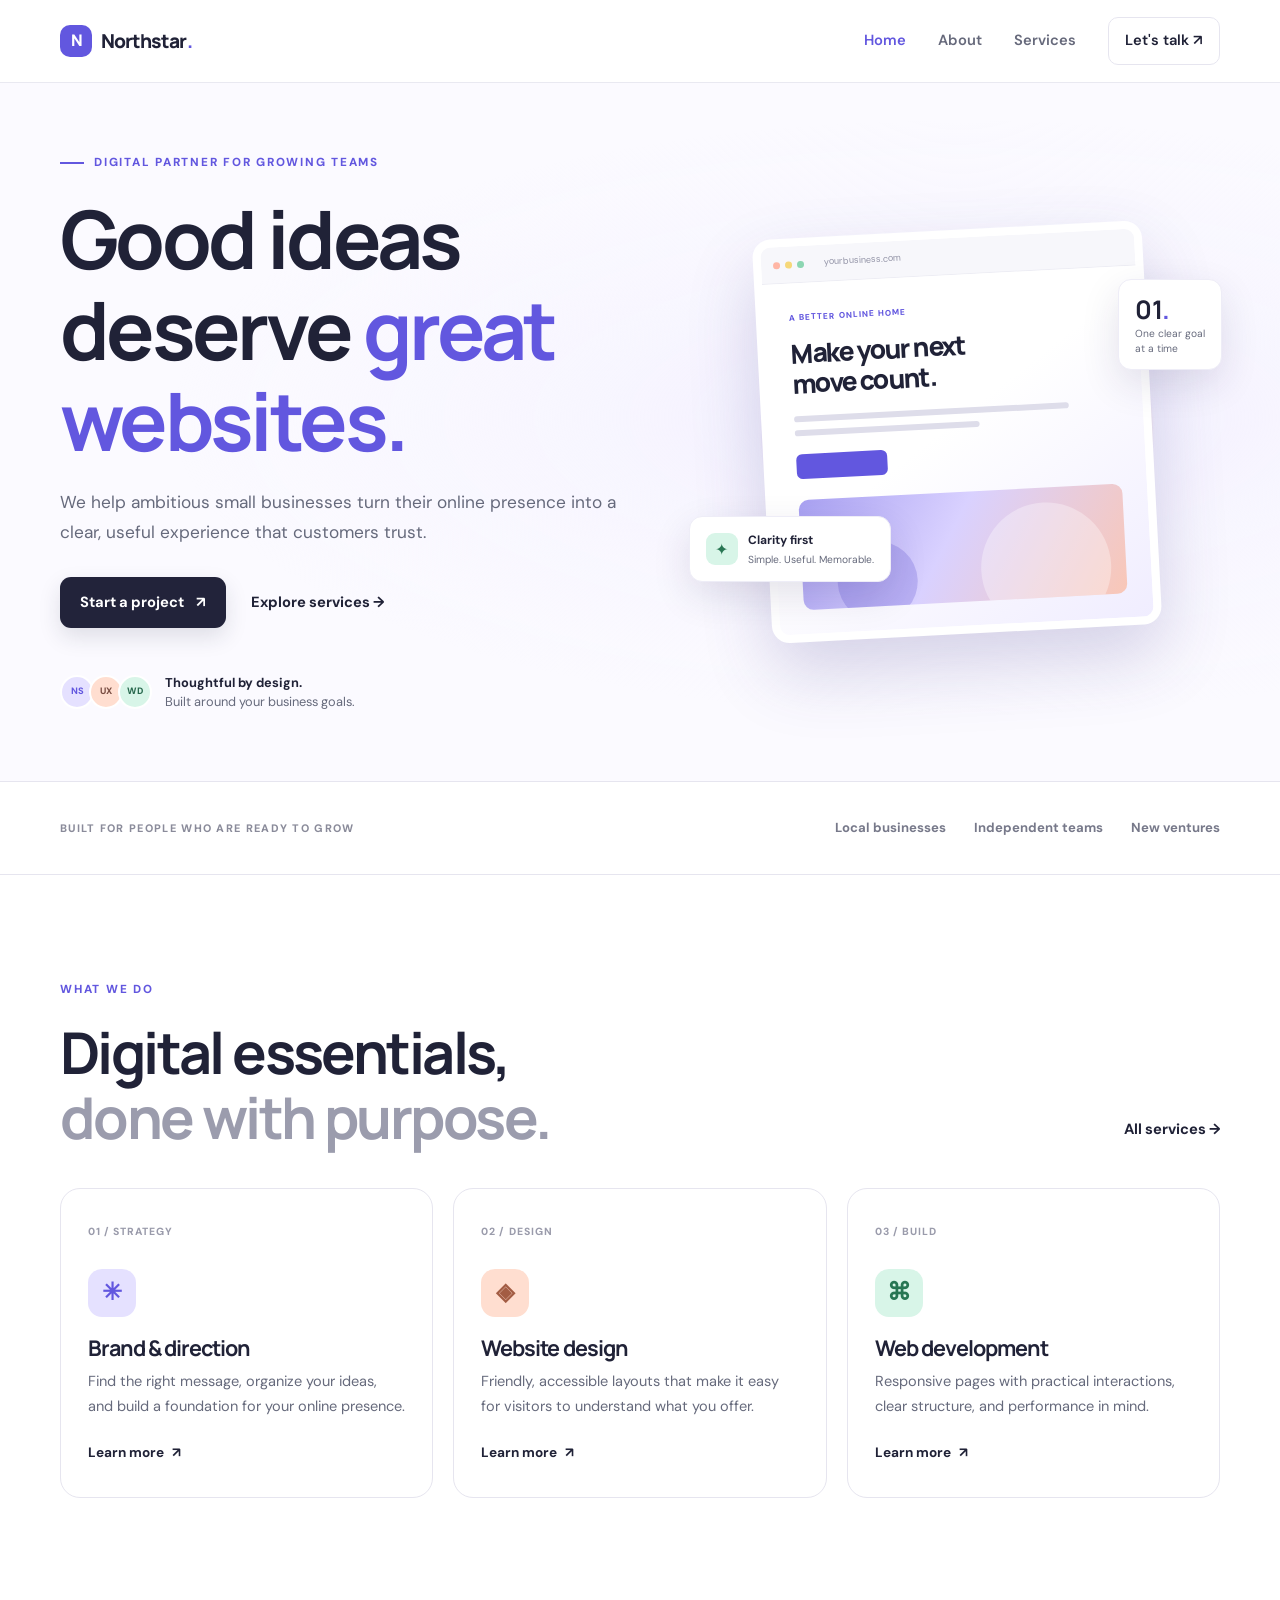
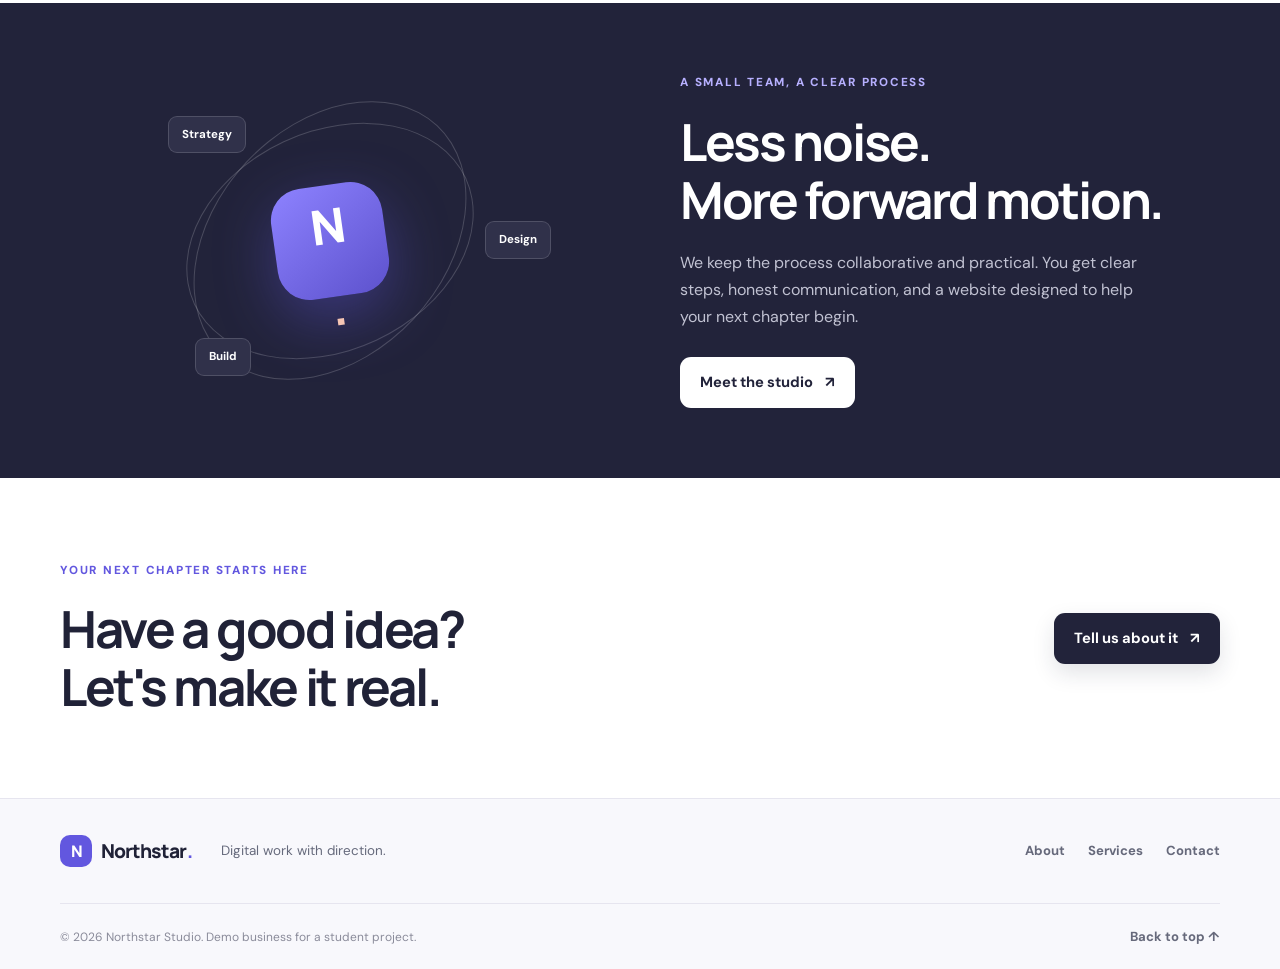
<file: week-4/professional-services/index.html>
<!DOCTYPE html>
<html lang="en">
<head>
  <meta charset="UTF-8">
  <meta name="viewport" content="width=device-width, initial-scale=1.0">
  <meta name="description" content="Northstar Studio provides practical web design and digital services for growing businesses.">
  <title>Northstar Studio | Digital Services</title>
  <link rel="preconnect" href="https://fonts.googleapis.com">
  <link rel="preconnect" href="https://fonts.gstatic.com" crossorigin>
  <link href="https://fonts.googleapis.com/css2?family=DM+Sans:wght@400;500;600;700&family=Manrope:wght@400;500;600;700;800&display=swap" rel="stylesheet">
  <link rel="stylesheet" href="css/style.css">
  <script src="js/script.js" defer></script>
</head>
<body>
  <a class="skip-link" href="#main">Skip to content</a>
  <header class="site-header">
    <div class="container nav-wrap">
      <a class="logo" href="index.html" aria-label="Northstar Studio home"><span class="logo-mark">N</span> Northstar<span class="logo-dot">.</span></a>
      <button class="menu-toggle" id="menu-toggle" aria-expanded="false" aria-controls="primary-nav" aria-label="Open navigation" type="button"><span></span><span></span><span></span></button>
      <nav id="primary-nav" class="primary-nav" aria-label="Main navigation">
        <a class="active" href="index.html" aria-current="page">Home</a>
        <a href="about.html">About</a>
        <a href="services.html">Services</a>
        <a class="nav-cta" href="contact.html">Let's talk <span aria-hidden="true">↗</span></a>
      </nav>
    </div>
  </header>

  <main id="main">
    <section class="hero">
      <div class="container hero-grid">
        <div class="hero-content">
          <p class="eyebrow"><span class="eyebrow-line"></span> DIGITAL PARTNER FOR GROWING TEAMS</p>
          <h1>Good ideas deserve <span class="text-gradient">great websites.</span></h1>
          <p class="hero-text">We help ambitious small businesses turn their online presence into a clear, useful experience that customers trust.</p>
          <div class="button-row">
            <a class="button button-dark" href="contact.html">Start a project <span aria-hidden="true">↗</span></a>
            <a class="text-link" href="services.html">Explore services <span aria-hidden="true">→</span></a>
          </div>
          <div class="hero-proof"><div class="proof-avatars" aria-hidden="true"><span>NS</span><span>UX</span><span>WD</span></div><p><strong>Thoughtful by design.</strong><br><span>Built around your business goals.</span></p></div>
        </div>
        <div class="hero-visual">
          <div class="visual-glow"></div>
          <div class="visual-card visual-card-main">
            <div class="mock-browser"><span></span><span></span><span></span><p>yourbusiness.com</p></div>
            <div class="mock-content">
              <div class="mock-label">A BETTER ONLINE HOME</div>
              <div class="mock-title">Make your next move count.</div>
              <div class="mock-line"></div><div class="mock-line short"></div>
              <div class="mock-button"></div>
              <div class="mock-photo" role="img" aria-label="Abstract blue and lilac design illustration"></div>
            </div>
          </div>
          <div class="floating-note"><span class="note-icon">✦</span><div><strong>Clarity first</strong><small>Simple. Useful. Memorable.</small></div></div>
          <div class="floating-stat"><strong>01<span>.</span></strong><small>One clear goal<br>at a time</small></div>
        </div>
      </div>
    </section>

    <section class="trust-strip"><div class="container trust-inner"><p>BUILT FOR PEOPLE WHO ARE READY TO GROW</p><div><span>Local businesses</span><span>Independent teams</span><span>New ventures</span></div></div></section>

    <section class="section container">
      <div class="section-heading"><div><p class="eyebrow">WHAT WE DO</p><h2>Digital essentials,<br><span class="muted-heading">done with purpose.</span></h2></div><a class="text-link" href="services.html">All services <span aria-hidden="true">→</span></a></div>
      <div class="service-grid">
        <article class="service-card"><span class="card-index">01 / STRATEGY</span><div class="service-icon icon-lilac">✳</div><h3>Brand & direction</h3><p>Find the right message, organize your ideas, and build a foundation for your online presence.</p><a href="services.html#strategy" aria-label="Learn about brand and direction services">Learn more <span aria-hidden="true">↗</span></a></article>
        <article class="service-card"><span class="card-index">02 / DESIGN</span><div class="service-icon icon-peach">◈</div><h3>Website design</h3><p>Friendly, accessible layouts that make it easy for visitors to understand what you offer.</p><a href="services.html#design" aria-label="Learn about website design services">Learn more <span aria-hidden="true">↗</span></a></article>
        <article class="service-card"><span class="card-index">03 / BUILD</span><div class="service-icon icon-mint">⌘</div><h3>Web development</h3><p>Responsive pages with practical interactions, clear structure, and performance in mind.</p><a href="services.html#development" aria-label="Learn about web development services">Learn more <span aria-hidden="true">↗</span></a></article>
      </div>
    </section>

    <section class="feature-band"><div class="container feature-grid"><div class="feature-art" aria-hidden="true"><div class="art-orbit orbit-one"></div><div class="art-orbit orbit-two"></div><div class="art-center">N<span>.</span></div><div class="art-tag tag-one">Strategy</div><div class="art-tag tag-two">Design</div><div class="art-tag tag-three">Build</div></div><div class="feature-copy"><p class="eyebrow">A SMALL TEAM, A CLEAR PROCESS</p><h2>Less noise.<br>More forward motion.</h2><p>We keep the process collaborative and practical. You get clear steps, honest communication, and a website designed to help your next chapter begin.</p><a class="button button-light" href="about.html">Meet the studio <span aria-hidden="true">↗</span></a></div></div></section>

    <section class="cta-section container"><div><p class="eyebrow">YOUR NEXT CHAPTER STARTS HERE</p><h2>Have a good idea?<br>Let's make it real.</h2></div><a class="button button-dark" href="contact.html">Tell us about it <span aria-hidden="true">↗</span></a></section>
  </main>

  <footer class="site-footer"><div class="container footer-main"><a class="logo footer-logo" href="index.html"><span class="logo-mark">N</span> Northstar<span class="logo-dot">.</span></a><p>Digital work with direction.</p><div class="footer-links"><a href="about.html">About</a><a href="services.html">Services</a><a href="contact.html">Contact</a></div></div><div class="container footer-bottom"><span>© <span data-year>2026</span> Northstar Studio. Demo business for a student project.</span><a href="#main">Back to top ↑</a></div></footer>
</body>
</html>
</file>
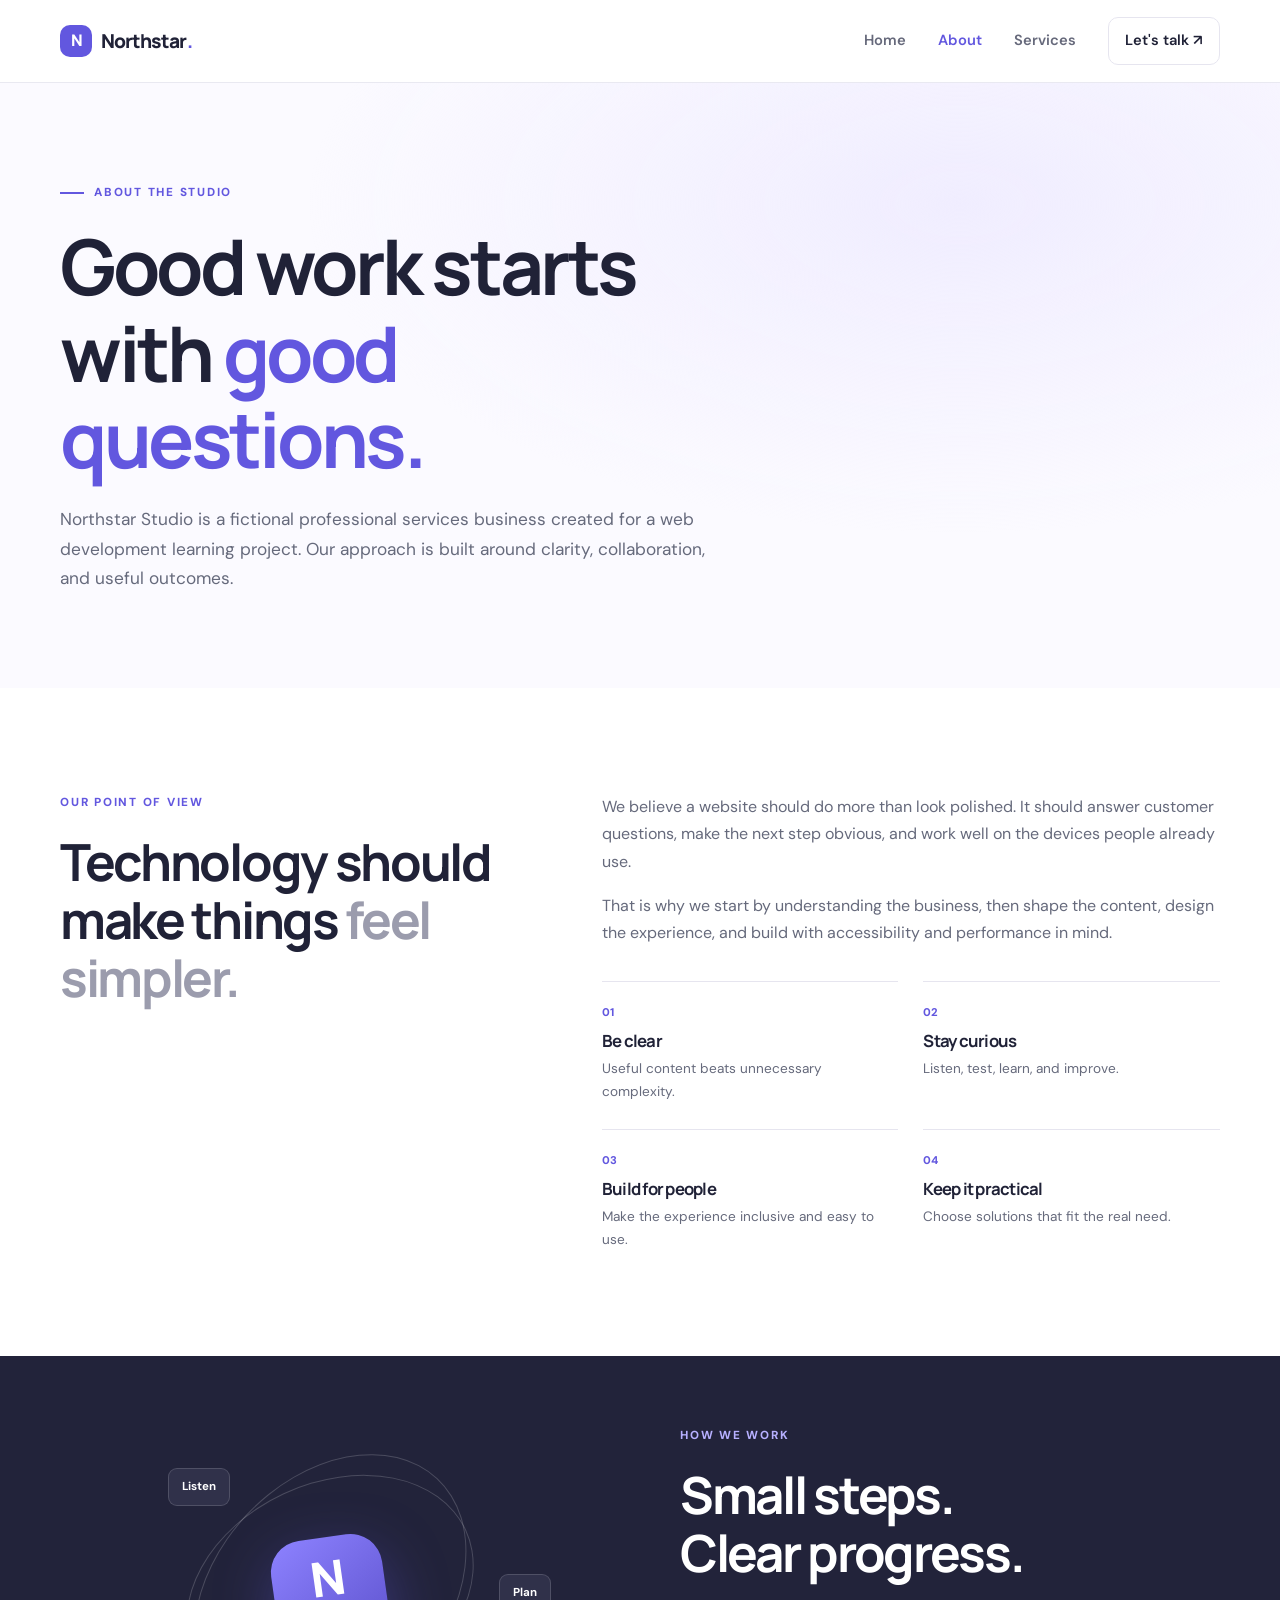
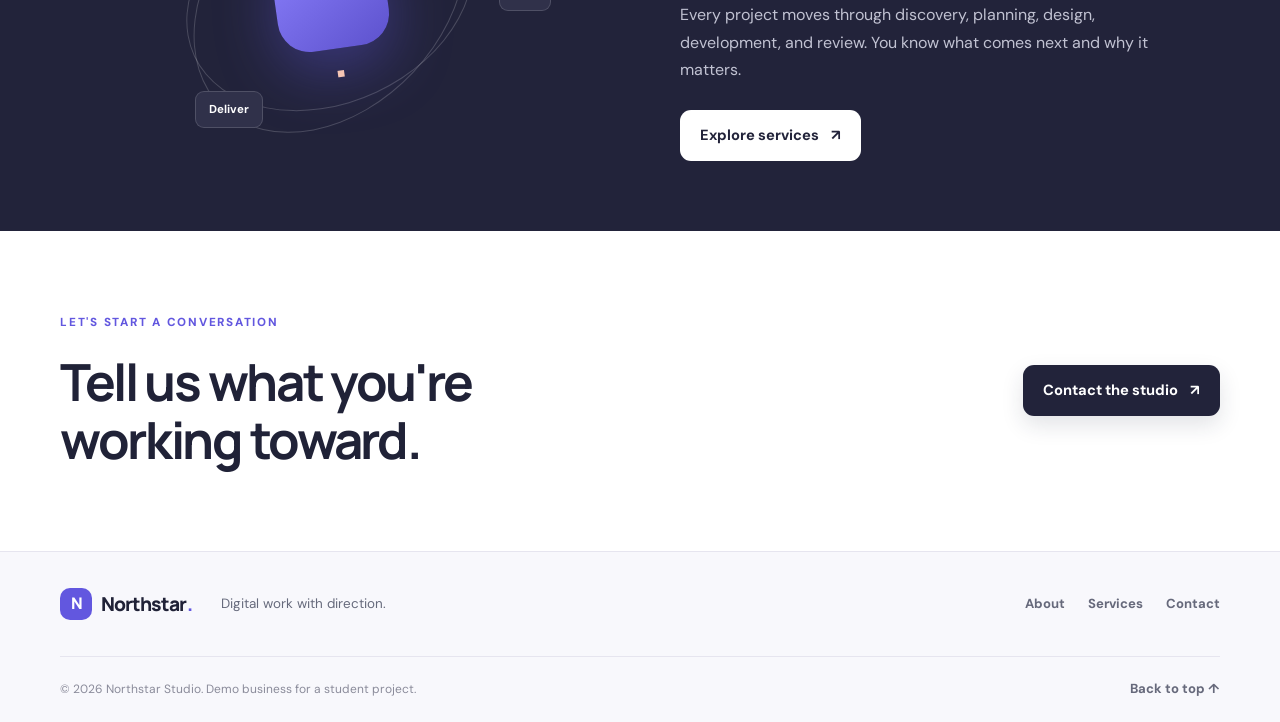
<file: week-4/professional-services/about.html>
<!DOCTYPE html>
<html lang="en">
<head>
  <meta charset="UTF-8">
  <meta name="viewport" content="width=device-width, initial-scale=1.0">
  <meta name="description" content="Learn about Northstar Studio's practical, collaborative approach to digital work.">
  <title>About | Northstar Studio</title>
  <link rel="preconnect" href="https://fonts.googleapis.com">
  <link rel="preconnect" href="https://fonts.gstatic.com" crossorigin>
  <link href="https://fonts.googleapis.com/css2?family=DM+Sans:wght@400;500;600;700&family=Manrope:wght@400;500;600;700;800&display=swap" rel="stylesheet">
  <link rel="stylesheet" href="css/style.css">
  <script src="js/script.js" defer></script>
</head>
<body>
  <a class="skip-link" href="#main">Skip to content</a>
  <header class="site-header"><div class="container nav-wrap"><a class="logo" href="index.html"><span class="logo-mark">N</span> Northstar<span class="logo-dot">.</span></a><button class="menu-toggle" id="menu-toggle" aria-expanded="false" aria-controls="primary-nav" aria-label="Open navigation" type="button"><span></span><span></span><span></span></button><nav id="primary-nav" class="primary-nav" aria-label="Main navigation"><a href="index.html">Home</a><a class="active" href="about.html" aria-current="page">About</a><a href="services.html">Services</a><a class="nav-cta" href="contact.html">Let's talk <span aria-hidden="true">↗</span></a></nav></div></header>
  <main id="main">
    <section class="page-hero"><div class="container"><p class="eyebrow"><span class="eyebrow-line"></span> ABOUT THE STUDIO</p><h1>Good work starts<br>with <span class="text-gradient">good questions.</span></h1><p>Northstar Studio is a fictional professional services business created for a web development learning project. Our approach is built around clarity, collaboration, and useful outcomes.</p></div></section>
    <section class="section container about-split"><div><p class="eyebrow">OUR POINT OF VIEW</p><h2>Technology should make things <span class="muted-heading">feel simpler.</span></h2></div><div class="about-copy"><p>We believe a website should do more than look polished. It should answer customer questions, make the next step obvious, and work well on the devices people already use.</p><p>That is why we start by understanding the business, then shape the content, design the experience, and build with accessibility and performance in mind.</p><div class="values-grid"><article><span>01</span><h3>Be clear</h3><p>Useful content beats unnecessary complexity.</p></article><article><span>02</span><h3>Stay curious</h3><p>Listen, test, learn, and improve.</p></article><article><span>03</span><h3>Build for people</h3><p>Make the experience inclusive and easy to use.</p></article><article><span>04</span><h3>Keep it practical</h3><p>Choose solutions that fit the real need.</p></article></div></div></section>
    <section class="feature-band"><div class="container feature-grid"><div class="feature-art" aria-hidden="true"><div class="art-orbit orbit-one"></div><div class="art-orbit orbit-two"></div><div class="art-center">N<span>.</span></div><div class="art-tag tag-one">Listen</div><div class="art-tag tag-two">Plan</div><div class="art-tag tag-three">Deliver</div></div><div class="feature-copy"><p class="eyebrow">HOW WE WORK</p><h2>Small steps.<br>Clear progress.</h2><p>Every project moves through discovery, planning, design, development, and review. You know what comes next and why it matters.</p><a class="button button-light" href="services.html">Explore services <span aria-hidden="true">↗</span></a></div></div></section>
    <section class="cta-section container"><div><p class="eyebrow">LET'S START A CONVERSATION</p><h2>Tell us what you're<br>working toward.</h2></div><a class="button button-dark" href="contact.html">Contact the studio <span aria-hidden="true">↗</span></a></section>
  </main>
  <footer class="site-footer"><div class="container footer-main"><a class="logo footer-logo" href="index.html"><span class="logo-mark">N</span> Northstar<span class="logo-dot">.</span></a><p>Digital work with direction.</p><div class="footer-links"><a href="about.html">About</a><a href="services.html">Services</a><a href="contact.html">Contact</a></div></div><div class="container footer-bottom"><span>© <span data-year>2026</span> Northstar Studio. Demo business for a student project.</span><a href="#main">Back to top ↑</a></div></footer>
</body>
</html>
</file>
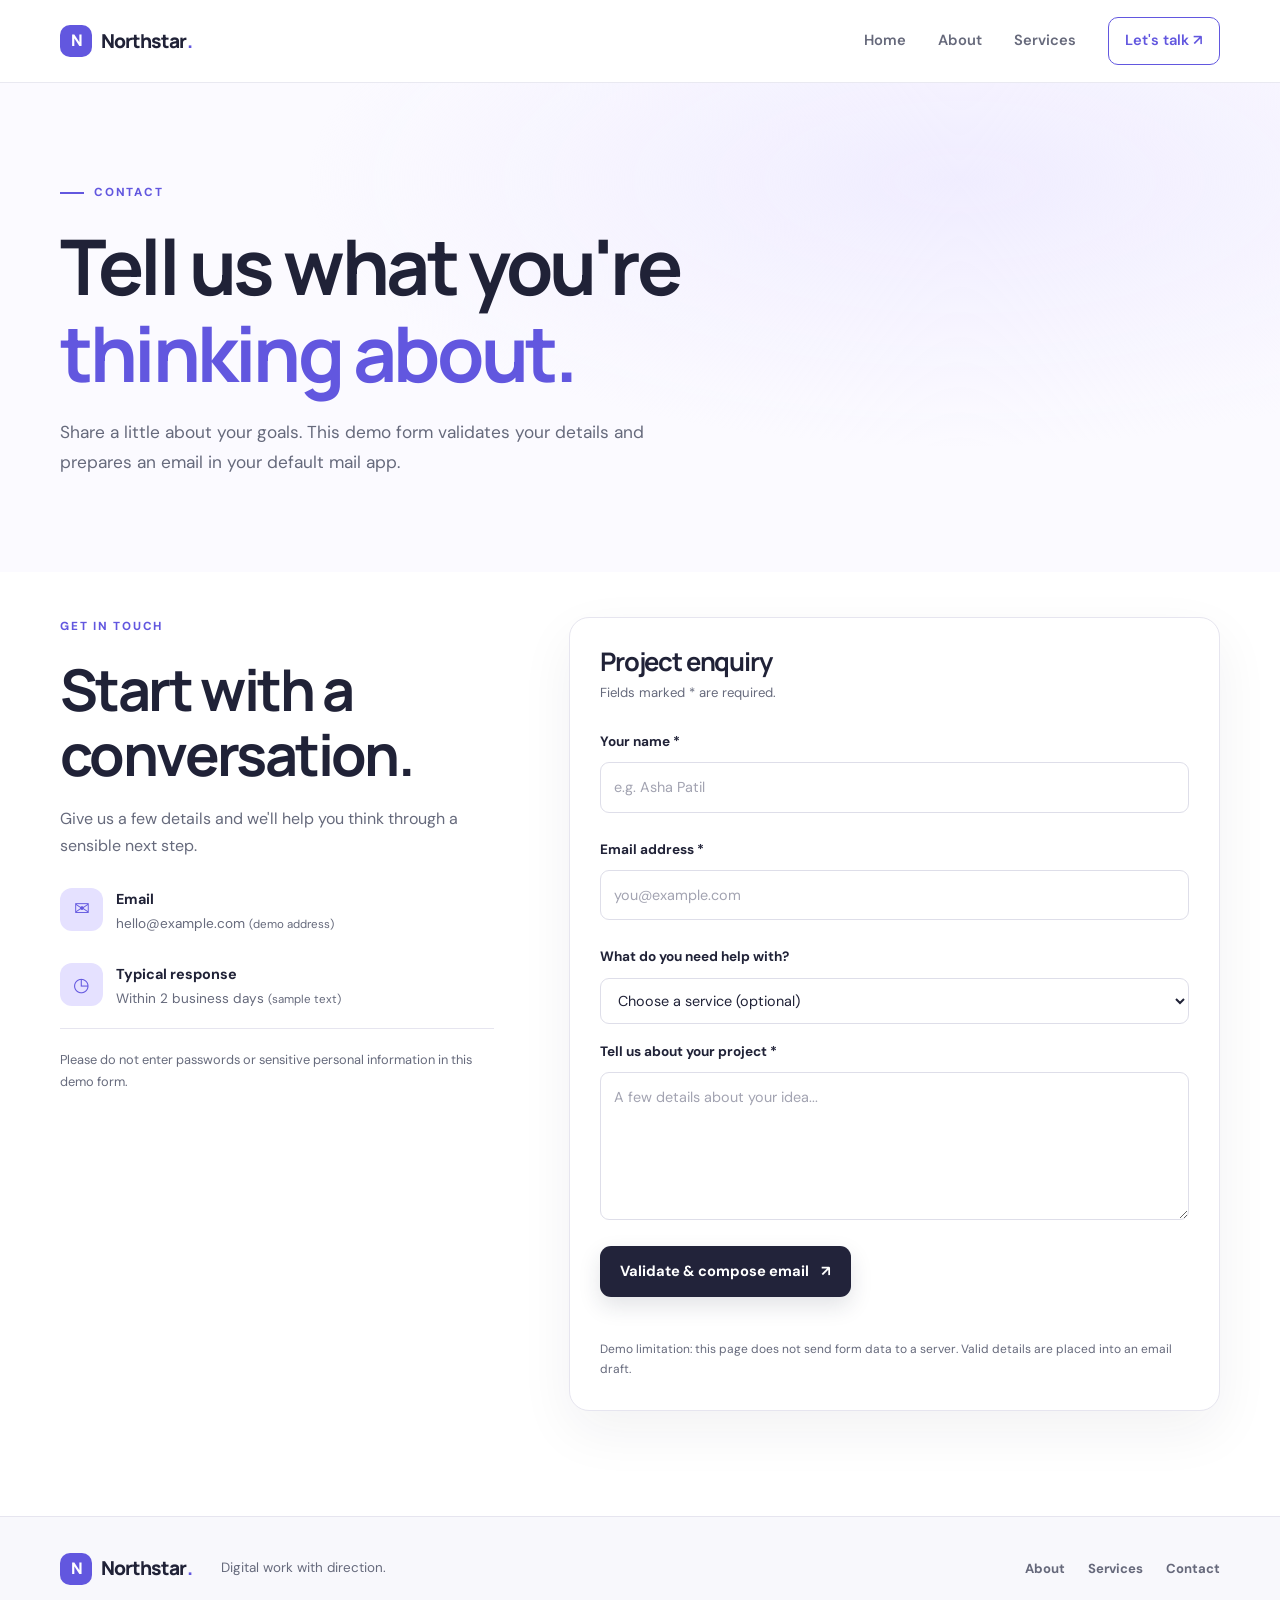
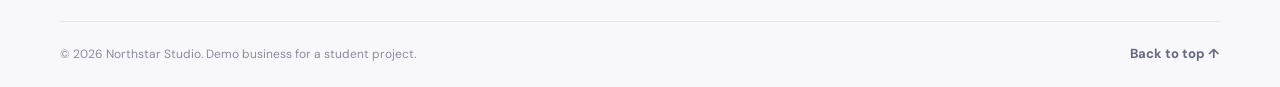
<file: week-4/professional-services/contact.html>
<!DOCTYPE html>
<html lang="en">
<head>
  <meta charset="UTF-8">
  <meta name="viewport" content="width=device-width, initial-scale=1.0">
  <meta name="description" content="Contact Northstar Studio to discuss a website or digital project.">
  <title>Contact | Northstar Studio</title>
  <link rel="preconnect" href="https://fonts.googleapis.com">
  <link rel="preconnect" href="https://fonts.gstatic.com" crossorigin>
  <link href="https://fonts.googleapis.com/css2?family=DM+Sans:wght@400;500;600;700&family=Manrope:wght@400;500;600;700;800&display=swap" rel="stylesheet">
  <link rel="stylesheet" href="css/style.css">
  <script src="js/script.js" defer></script>
</head>
<body>
  <a class="skip-link" href="#main">Skip to content</a>
  <header class="site-header"><div class="container nav-wrap"><a class="logo" href="index.html"><span class="logo-mark">N</span> Northstar<span class="logo-dot">.</span></a><button class="menu-toggle" id="menu-toggle" aria-expanded="false" aria-controls="primary-nav" aria-label="Open navigation" type="button"><span></span><span></span><span></span></button><nav id="primary-nav" class="primary-nav" aria-label="Main navigation"><a href="index.html">Home</a><a href="about.html">About</a><a href="services.html">Services</a><a class="nav-cta active" href="contact.html" aria-current="page">Let's talk <span aria-hidden="true">↗</span></a></nav></div></header>
  <main id="main">
    <section class="page-hero contact-page-hero"><div class="container"><p class="eyebrow"><span class="eyebrow-line"></span> CONTACT</p><h1>Tell us what you're<br><span class="text-gradient">thinking about.</span></h1><p>Share a little about your goals. This demo form validates your details and prepares an email in your default mail app.</p></div></section>
    <section class="section container contact-page-grid">
      <div class="contact-info"><p class="eyebrow">GET IN TOUCH</p><h2>Start with a<br>conversation.</h2><p>Give us a few details and we'll help you think through a sensible next step.</p><div class="info-card"><span class="info-icon">✉</span><div><strong>Email</strong><p>hello@example.com <small>(demo address)</small></p></div></div><div class="info-card"><span class="info-icon">◷</span><div><strong>Typical response</strong><p>Within 2 business days <small>(sample text)</small></p></div></div><p class="privacy-note">Please do not enter passwords or sensitive personal information in this demo form.</p></div>
      <form id="contact-form" class="contact-form light-form" novalidate>
        <div class="form-heading"><h2>Project enquiry</h2><p>Fields marked * are required.</p></div>
        <label for="name">Your name *</label><input id="name" name="name" type="text" autocomplete="name" required minlength="2" aria-describedby="name-error" placeholder="e.g. Asha Patil"><span class="field-error" id="name-error"></span>
        <label for="email">Email address *</label><input id="email" name="email" type="email" autocomplete="email" required aria-describedby="email-error" placeholder="you@example.com"><span class="field-error" id="email-error"></span>
        <label for="service">What do you need help with?</label><select id="service" name="service"><option value="">Choose a service (optional)</option><option>Brand & direction</option><option>Website design</option><option>Web development</option><option>Complete website</option><option>Not sure yet</option></select>
        <label for="message">Tell us about your project *</label><textarea id="message" name="message" rows="5" required minlength="10" aria-describedby="message-error" placeholder="A few details about your idea..."></textarea><span class="field-error" id="message-error"></span>
        <button class="button button-dark form-submit" type="submit">Validate & compose email <span aria-hidden="true">↗</span></button>
        <p id="form-feedback" class="feedback" role="status" aria-live="polite"></p>
        <p class="form-note">Demo limitation: this page does not send form data to a server. Valid details are placed into an email draft.</p>
      </form>
    </section>
  </main>
  <footer class="site-footer"><div class="container footer-main"><a class="logo footer-logo" href="index.html"><span class="logo-mark">N</span> Northstar<span class="logo-dot">.</span></a><p>Digital work with direction.</p><div class="footer-links"><a href="about.html">About</a><a href="services.html">Services</a><a href="contact.html">Contact</a></div></div><div class="container footer-bottom"><span>© <span data-year>2026</span> Northstar Studio. Demo business for a student project.</span><a href="#main">Back to top ↑</a></div></footer>
</body>
</html>
</file>
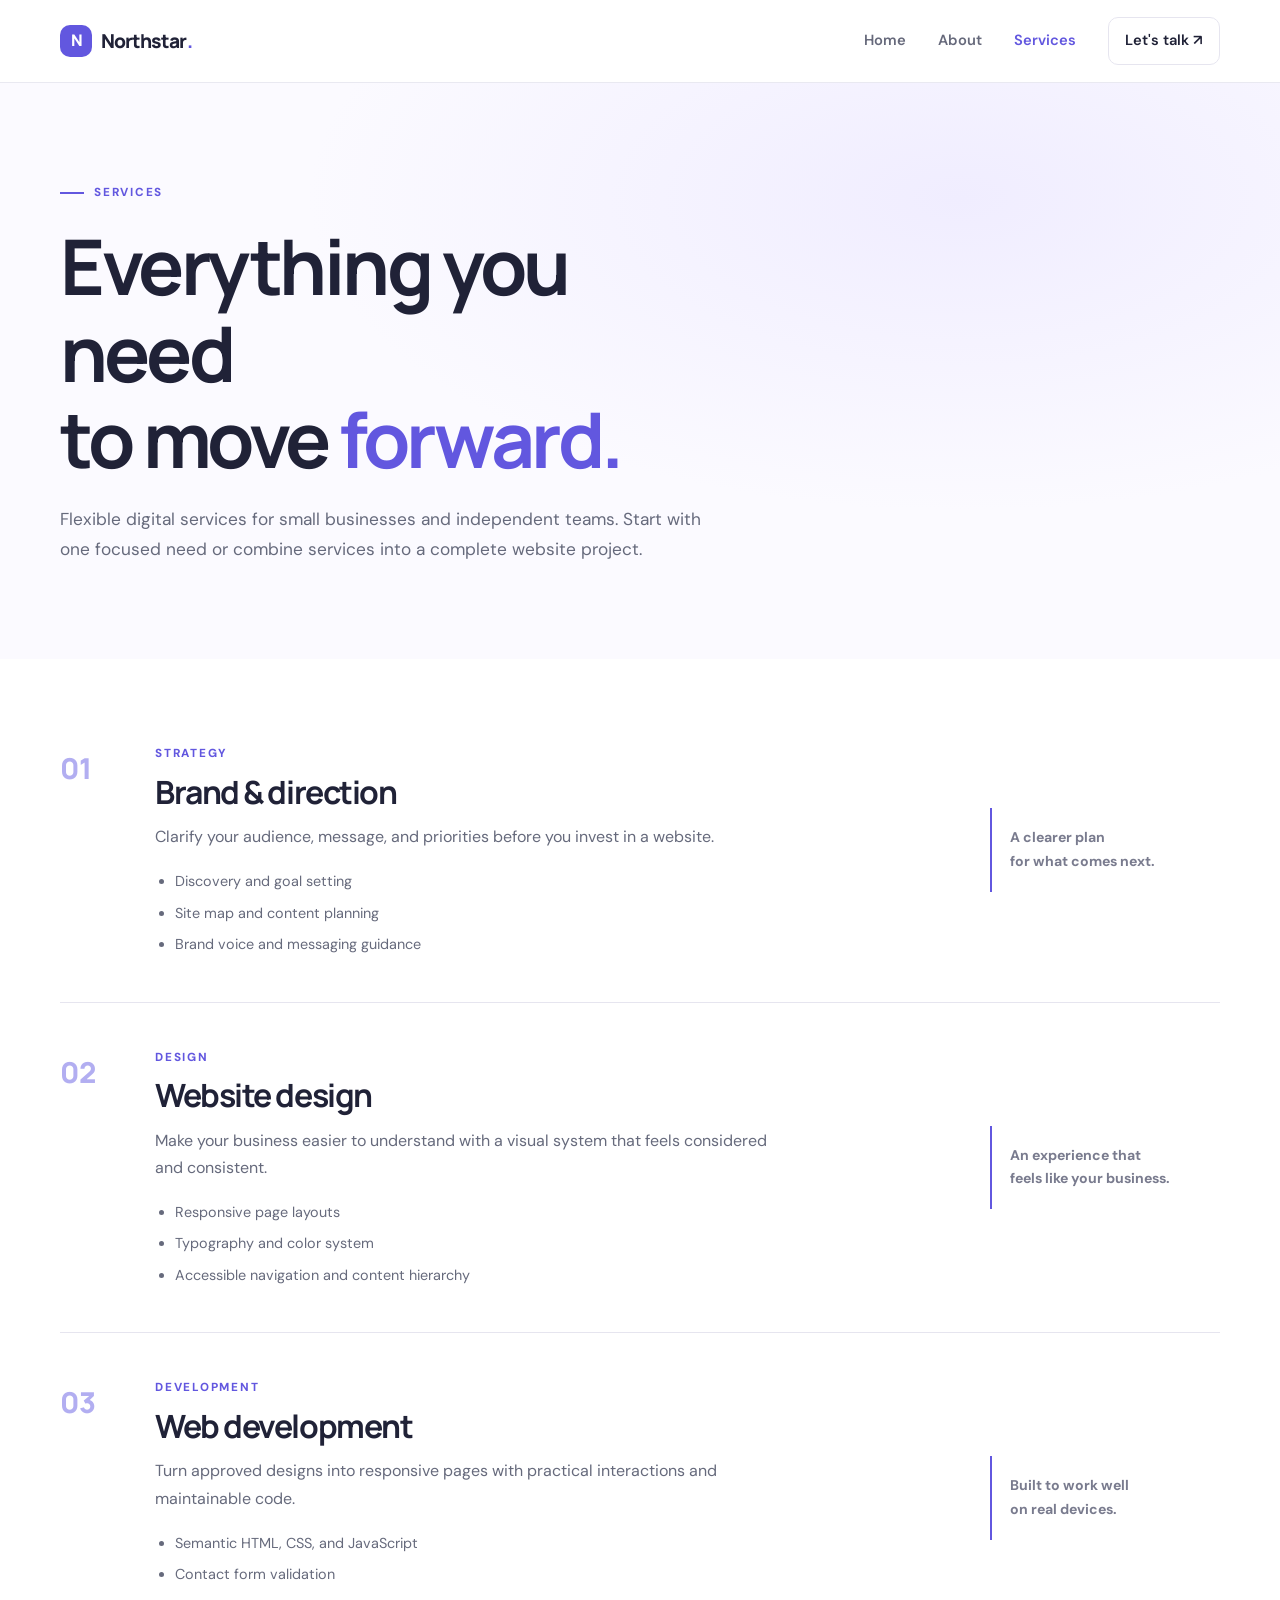
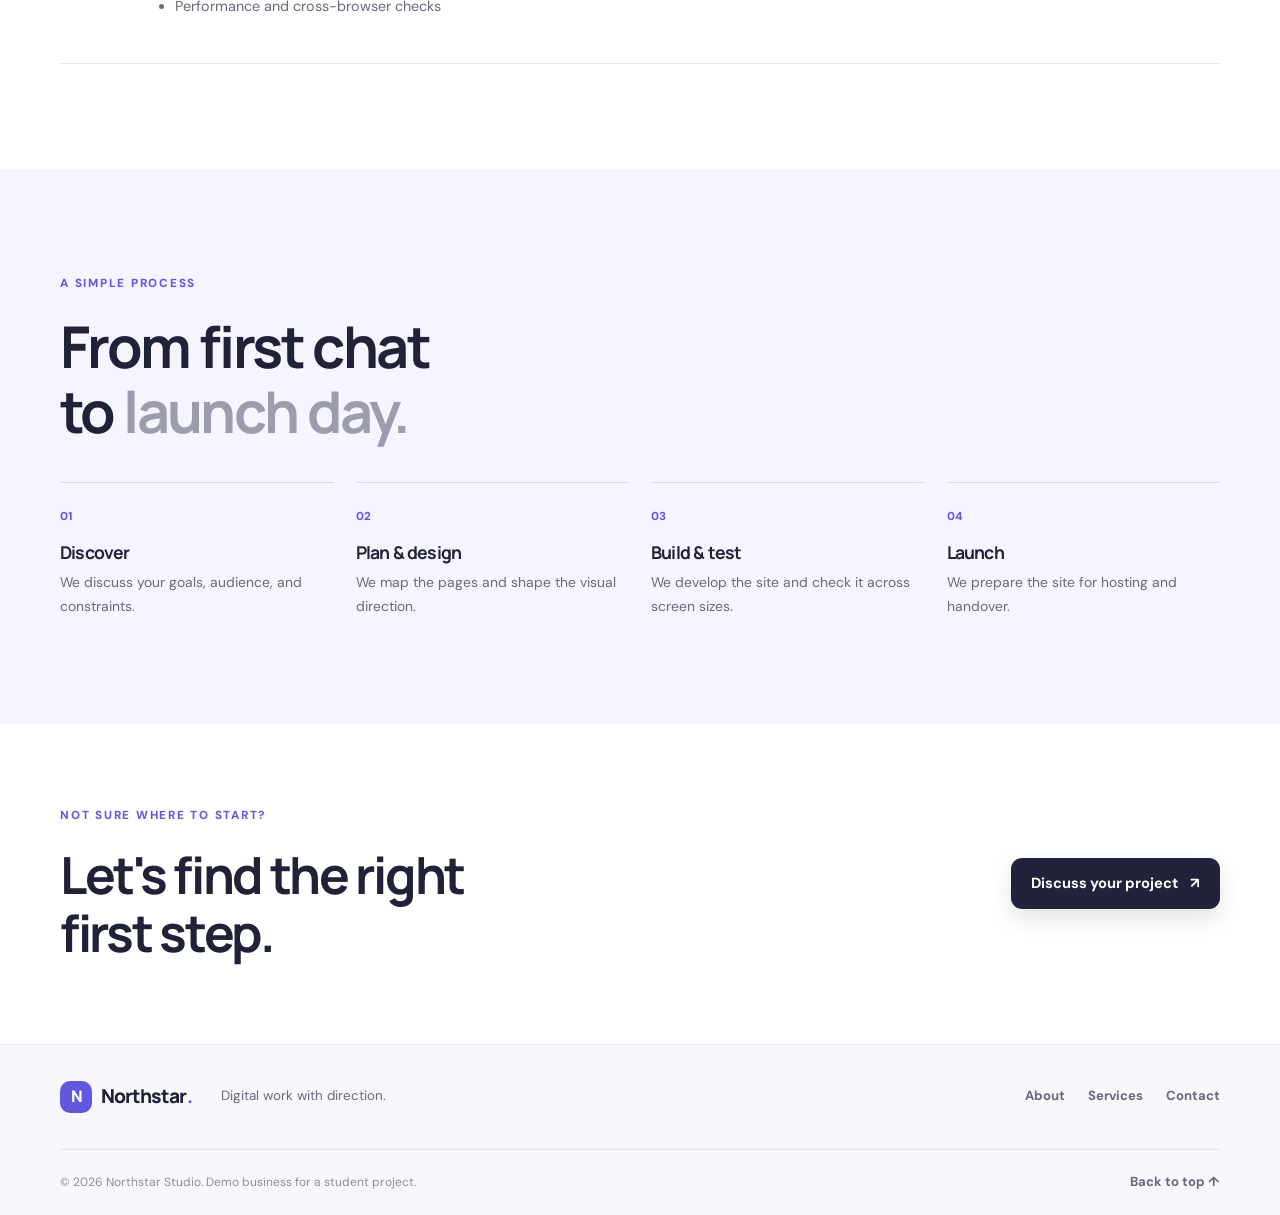
<file: week-4/professional-services/services.html>
<!DOCTYPE html>
<html lang="en">
<head>
  <meta charset="UTF-8">
  <meta name="viewport" content="width=device-width, initial-scale=1.0">
  <meta name="description" content="Explore Northstar Studio's brand strategy, website design, and web development services.">
  <title>Services | Northstar Studio</title>
  <link rel="preconnect" href="https://fonts.googleapis.com">
  <link rel="preconnect" href="https://fonts.gstatic.com" crossorigin>
  <link href="https://fonts.googleapis.com/css2?family=DM+Sans:wght@400;500;600;700&family=Manrope:wght@400;500;600;700;800&display=swap" rel="stylesheet">
  <link rel="stylesheet" href="css/style.css">
  <script src="js/script.js" defer></script>
</head>
<body>
  <a class="skip-link" href="#main">Skip to content</a>
  <header class="site-header"><div class="container nav-wrap"><a class="logo" href="index.html"><span class="logo-mark">N</span> Northstar<span class="logo-dot">.</span></a><button class="menu-toggle" id="menu-toggle" aria-expanded="false" aria-controls="primary-nav" aria-label="Open navigation" type="button"><span></span><span></span><span></span></button><nav id="primary-nav" class="primary-nav" aria-label="Main navigation"><a href="index.html">Home</a><a href="about.html">About</a><a class="active" href="services.html" aria-current="page">Services</a><a class="nav-cta" href="contact.html">Let's talk <span aria-hidden="true">↗</span></a></nav></div></header>
  <main id="main">
    <section class="page-hero"><div class="container"><p class="eyebrow"><span class="eyebrow-line"></span> SERVICES</p><h1>Everything you need<br>to move <span class="text-gradient">forward.</span></h1><p>Flexible digital services for small businesses and independent teams. Start with one focused need or combine services into a complete website project.</p></div></section>
    <section class="section container service-detail-list">
      <article id="strategy" class="service-detail"><div class="detail-number">01</div><div><p class="eyebrow">STRATEGY</p><h2>Brand & direction</h2><p>Clarify your audience, message, and priorities before you invest in a website.</p><ul><li>Discovery and goal setting</li><li>Site map and content planning</li><li>Brand voice and messaging guidance</li></ul></div><div class="detail-aside">A clearer plan<br>for what comes next.</div></article>
      <article id="design" class="service-detail"><div class="detail-number">02</div><div><p class="eyebrow">DESIGN</p><h2>Website design</h2><p>Make your business easier to understand with a visual system that feels considered and consistent.</p><ul><li>Responsive page layouts</li><li>Typography and color system</li><li>Accessible navigation and content hierarchy</li></ul></div><div class="detail-aside">An experience that<br>feels like your business.</div></article>
      <article id="development" class="service-detail"><div class="detail-number">03</div><div><p class="eyebrow">DEVELOPMENT</p><h2>Web development</h2><p>Turn approved designs into responsive pages with practical interactions and maintainable code.</p><ul><li>Semantic HTML, CSS, and JavaScript</li><li>Contact form validation</li><li>Performance and cross-browser checks</li></ul></div><div class="detail-aside">Built to work well<br>on real devices.</div></article>
    </section>
    <section class="section section-tint"><div class="container"><div class="section-heading"><div><p class="eyebrow">A SIMPLE PROCESS</p><h2>From first chat<br>to <span class="muted-heading">launch day.</span></h2></div></div><div class="process-grid"><article><span>01</span><h3>Discover</h3><p>We discuss your goals, audience, and constraints.</p></article><article><span>02</span><h3>Plan & design</h3><p>We map the pages and shape the visual direction.</p></article><article><span>03</span><h3>Build & test</h3><p>We develop the site and check it across screen sizes.</p></article><article><span>04</span><h3>Launch</h3><p>We prepare the site for hosting and handover.</p></article></div></div></section>
    <section class="cta-section container"><div><p class="eyebrow">NOT SURE WHERE TO START?</p><h2>Let's find the right<br>first step.</h2></div><a class="button button-dark" href="contact.html">Discuss your project <span aria-hidden="true">↗</span></a></section>
  </main>
  <footer class="site-footer"><div class="container footer-main"><a class="logo footer-logo" href="index.html"><span class="logo-mark">N</span> Northstar<span class="logo-dot">.</span></a><p>Digital work with direction.</p><div class="footer-links"><a href="about.html">About</a><a href="services.html">Services</a><a href="contact.html">Contact</a></div></div><div class="container footer-bottom"><span>© <span data-year>2026</span> Northstar Studio. Demo business for a student project.</span><a href="#main">Back to top ↑</a></div></footer>
</body>
</html>
</file>
<file: week-4/professional-services/css/style.css>
/* Northstar Studio: responsive, accessible business website */
:root{--ink:#202237;--muted:#666a7c;--paper:#fff;--tint:#f5f4ff;--line:#e6e5ef;--purple:#6257df;--purple-dark:#4036b8;--peach:#ffded0;--mint:#d8f5e8;--lilac:#e5e1ff;--dark:#22233a;--radius:20px}
*{box-sizing:border-box;margin:0;padding:0}
html{scroll-behavior:smooth;scroll-padding-top:100px}
body{font-family:"DM Sans",Arial,sans-serif;color:var(--ink);background:var(--paper);line-height:1.7}
h1,h2,h3,.logo{font-family:"Manrope","DM Sans",sans-serif}
h1,h2,h3{line-height:1.13;letter-spacing:-.045em}
a{color:inherit;text-decoration:none}
button,input,textarea,select{font:inherit}
button,a,input,textarea,select{-webkit-tap-highlight-color:transparent}
a:focus-visible,button:focus-visible,input:focus-visible,textarea:focus-visible,select:focus-visible{outline:3px solid #a9a2ff;outline-offset:3px}
.container{width:min(1160px,calc(100% - 48px));margin-inline:auto}
.skip-link{position:absolute;top:-60px;left:12px;z-index:99;background:#fff;color:#111;padding:10px 14px;border-radius:8px}
.skip-link:focus{top:12px}
.site-header{position:sticky;top:0;z-index:20;background:rgba(255,255,255,.94);backdrop-filter:blur(14px);border-bottom:1px solid rgba(230,229,239,.85)}
.nav-wrap{min-height:82px;display:flex;align-items:center;justify-content:space-between;gap:24px}
.logo{display:inline-flex;align-items:center;gap:9px;font-size:1.2rem;font-weight:800;letter-spacing:-.055em;white-space:nowrap}
.logo-mark{display:grid;place-items:center;width:32px;height:32px;background:var(--purple);color:white;border-radius:10px;font-size:1rem}
.logo-dot{color:var(--purple);margin-left:-8px}
.primary-nav{display:flex;align-items:center;gap:32px}
.primary-nav>a{font-size:.92rem;font-weight:600;color:#66697b;transition:color .2s ease}
.primary-nav>a:hover,.primary-nav>a.active{color:var(--purple)}
.primary-nav .nav-cta{padding:10px 16px;border:1px solid var(--line);border-radius:10px;color:var(--ink)}
.primary-nav .nav-cta:hover,.primary-nav .nav-cta.active{border-color:var(--purple);color:var(--purple)}
.menu-toggle{display:none;background:#fff;border:1px solid var(--line);border-radius:10px;padding:9px;cursor:pointer}
.menu-toggle span{display:block;width:21px;height:2px;background:var(--ink);margin:4px}
.hero{overflow:hidden;background:radial-gradient(ellipse at 75% 48%,#f0edff 0,rgba(245,243,255,.6) 26%,transparent 58%),#fbfaff}
.hero-grid{min-height:610px;display:grid;grid-template-columns:1.05fr .95fr;align-items:center;gap:52px;padding-block:70px}
.eyebrow{display:flex;align-items:center;gap:10px;color:var(--purple);font-size:.73rem;font-weight:800;letter-spacing:.15em;margin-bottom:20px}
.eyebrow-line{display:inline-block;width:24px;height:2px;background:var(--purple)}
.hero h1,.page-hero h1{font-size:clamp(3.1rem,6.3vw,5.5rem);max-width:690px}
.text-gradient{color:var(--purple)}
.hero-text,.page-hero>div>p:not(.eyebrow){max-width:570px;color:var(--muted);font-size:1.08rem;margin-top:22px}
.button-row{display:flex;align-items:center;gap:25px;flex-wrap:wrap;margin-top:30px}
.button{display:inline-flex;align-items:center;justify-content:center;gap:12px;min-height:49px;padding:12px 19px;border:1px solid transparent;border-radius:11px;font-weight:700;font-size:.92rem;transition:transform .2s ease,background .2s ease,box-shadow .2s ease}
.button:hover{transform:translateY(-2px)}
.button-dark{background:var(--dark);color:white;box-shadow:0 9px 22px rgba(34,35,58,.13)}
.button-dark:hover{background:var(--purple);box-shadow:0 12px 26px rgba(98,87,223,.2)}
.button-light{background:#fff;color:var(--dark)}
.button-light:hover{background:var(--lilac)}
.text-link{font-weight:700;font-size:.92rem;transition:color .2s ease}
.text-link:hover{color:var(--purple)}
.hero-proof{display:flex;align-items:center;gap:13px;margin-top:45px}
.proof-avatars{display:flex;padding-left:5px}
.proof-avatars span{display:grid;place-items:center;width:34px;height:34px;margin-left:-5px;border:2px solid white;border-radius:50%;background:var(--lilac);color:var(--purple);font-size:.58rem;font-weight:800}
.proof-avatars span:nth-child(2){background:var(--peach);color:#794d42}.proof-avatars span:nth-child(3){background:var(--mint);color:#27684d}
.hero-proof p{font-size:.8rem;line-height:1.5}.hero-proof p span{color:var(--muted)}
.hero-visual{position:relative;min-height:430px;display:grid;place-items:center}
.visual-glow{position:absolute;width:390px;height:390px;border-radius:50%;background:linear-gradient(140deg,#d9d4ff,#f7d9ce);filter:blur(1px);opacity:.75}
.visual-card-main{position:relative;z-index:1;width:min(390px,88%);overflow:hidden;border:8px solid white;border-radius:18px;background:white;box-shadow:0 30px 70px rgba(67,57,137,.2);transform:rotate(-3deg)}
.mock-browser{height:37px;display:flex;align-items:center;gap:5px;padding:0 12px;background:#f7f7fb;border-bottom:1px solid #ededf4}
.mock-browser>span{width:7px;height:7px;border-radius:50%;background:#d6d2e9}.mock-browser>span:first-child{background:#ffb6a5}.mock-browser>span:nth-child(2){background:#f6d879}.mock-browser>span:nth-child(3){background:#8cd6b2}
.mock-browser p{margin-left:15px;font-size:.57rem;color:#9394a7}
.mock-content{padding:28px 25px 24px;min-height:330px;background:linear-gradient(145deg,#fff 45%,#f0edff)}
.mock-label{font-size:.52rem;letter-spacing:.13em;color:var(--purple);font-weight:800}
.mock-title{max-width:230px;margin-top:13px;font-family:Manrope,sans-serif;font-size:1.65rem;line-height:1.15;letter-spacing:-.06em;font-weight:800}
.mock-line{width:85%;height:6px;margin-top:17px;border-radius:5px;background:#deddea}.mock-line.short{width:57%;margin-top:8px}
.mock-button{width:91px;height:25px;margin-top:18px;border-radius:6px;background:var(--purple)}
.mock-photo{height:110px;margin-top:21px;border-radius:10px;background:linear-gradient(120deg,#a9a1f2,#d9d1ff 45%,#f9c7b7);position:relative;overflow:hidden}
.mock-photo:before,.mock-photo:after{content:"";position:absolute;border-radius:50%;background:rgba(255,255,255,.32)}
.mock-photo:before{width:130px;height:130px;right:15px;top:15px}.mock-photo:after{width:80px;height:80px;left:35px;top:45px;background:rgba(93,82,205,.25)}
.floating-note,.floating-stat{position:absolute;z-index:2;display:flex;align-items:center;gap:10px;background:#fff;border:1px solid #eeedf7;border-radius:13px;padding:13px 16px;box-shadow:0 14px 38px rgba(39,36,83,.12)}
.floating-note{left:-5px;bottom:65px}.note-icon{display:grid;place-items:center;width:32px;height:32px;background:var(--mint);color:#287653;border-radius:9px}
.floating-note strong,.floating-note small,.floating-stat small{display:block}.floating-note strong{font-size:.75rem}.floating-note small{font-size:.64rem;color:var(--muted)}
.floating-stat{right:-2px;top:62px;display:block}.floating-stat strong{font-family:Manrope,sans-serif;font-size:1.6rem;line-height:1.3}.floating-stat strong span{color:var(--purple)}.floating-stat small{font-size:.64rem;line-height:1.4;color:var(--muted)}
.trust-strip{border-block:1px solid var(--line);background:white}.trust-inner{min-height:92px;display:flex;align-items:center;justify-content:space-between;gap:25px}.trust-inner>p{font-size:.68rem;font-weight:800;letter-spacing:.12em;color:#8a8b9a}.trust-inner>div{display:flex;flex-wrap:wrap;gap:28px;color:#77798a;font-weight:700;font-size:.82rem}
.section{padding-block:105px}
.section-heading{display:flex;align-items:end;justify-content:space-between;gap:25px;margin-bottom:38px}
.section-heading h2,.feature-copy h2,.cta-section h2,.about-split h2,.contact-info h2{font-size:clamp(2.4rem,4.5vw,3.65rem)}
.muted-heading{color:#9b9cad}
.section-heading>.text-link{margin-bottom:8px}
.service-grid{display:grid;grid-template-columns:repeat(3,minmax(0,1fr));gap:20px}
.service-card{min-height:310px;padding:27px;border:1px solid var(--line);border-radius:var(--radius);background:white;transition:transform .2s ease,border-color .2s ease,box-shadow .2s ease}
.service-card:hover{transform:translateY(-5px);border-color:#cbc6ff;box-shadow:0 18px 40px rgba(34,35,58,.07)}
.card-index{font-size:.65rem;font-weight:800;letter-spacing:.1em;color:#9a9bab}
.service-icon{display:grid;place-items:center;width:48px;height:48px;margin-top:25px;border-radius:14px;font-size:1.5rem;font-weight:700}
.icon-lilac{background:var(--lilac);color:#6257df}.icon-peach{background:var(--peach);color:#a35c43}.icon-mint{background:var(--mint);color:#277653}
.service-card h3{font-size:1.35rem;margin-top:19px}.service-card p{color:var(--muted);font-size:.91rem;margin-top:10px}.service-card>a{display:inline-flex;gap:8px;margin-top:22px;font-weight:700;font-size:.85rem}.service-card>a:hover{color:var(--purple)}
.feature-band{overflow:hidden;background:var(--dark);color:white}
.feature-grid{min-height:475px;display:grid;grid-template-columns:1fr 1fr;align-items:center;gap:80px;padding-block:65px}
.feature-art{position:relative;min-height:330px;display:grid;place-items:center}
.art-orbit{position:absolute;border:1px solid rgba(255,255,255,.18);border-radius:50%;transform:rotate(-25deg)}
.orbit-one{width:300px;height:220px}.orbit-two{width:230px;height:315px;transform:rotate(43deg)}
.art-center{display:grid;place-items:center;width:112px;height:112px;border-radius:32px;background:linear-gradient(145deg,#8d82ff,#5d52cd);box-shadow:0 20px 60px rgba(98,87,223,.4);font-family:Manrope,sans-serif;font-size:3rem;font-weight:800;transform:rotate(-8deg)}
.art-center span{color:#f5c5b4}
.art-tag{position:absolute;padding:8px 13px;border:1px solid rgba(255,255,255,.15);border-radius:9px;background:#30314a;font-size:.72rem;font-weight:700}
.tag-one{top:40px;left:20%}.tag-two{right:9%;top:44%}.tag-three{bottom:30px;left:25%}
.feature-copy .eyebrow{color:#b7b0ff}.feature-copy .eyebrow-line{background:#b7b0ff}.feature-copy h2{font-size:clamp(2.5rem,4vw,3.5rem)}.feature-copy>p:not(.eyebrow){max-width:470px;color:#c1c2d2;margin-top:20px}.feature-copy .button{margin-top:27px}
.cta-section{min-height:320px;display:flex;align-items:center;justify-content:space-between;gap:30px;padding-block:75px}.cta-section h2{font-size:clamp(2.2rem,4vw,3.2rem)}.cta-section .button{flex-shrink:0}
.site-footer{background:#f8f8fc;border-top:1px solid var(--line)}
.footer-main{min-height:105px;display:flex;align-items:center;gap:30px;border-bottom:1px solid var(--line)}
.footer-main>p{color:var(--muted);font-size:.84rem}.footer-links{display:flex;gap:23px;margin-left:auto}.footer-links a,.footer-bottom a{font-size:.82rem;font-weight:700;color:#66697b}.footer-links a:hover,.footer-bottom a:hover{color:var(--purple)}
.footer-bottom{min-height:65px;display:flex;align-items:center;justify-content:space-between;gap:20px;color:#8a8b9a;font-size:.75rem}
.page-hero{padding-block:100px 95px;background:radial-gradient(ellipse at 75% 20%,#f0edff 0,transparent 48%),#fbfaff}
.page-hero h1{font-size:clamp(3rem,6vw,5rem)}.page-hero>div>p:not(.eyebrow){max-width:650px}
.about-split{display:grid;grid-template-columns:.85fr 1.15fr;gap:85px}
.about-split h2{font-size:clamp(2.3rem,4vw,3.2rem)}
.about-copy>p{color:var(--muted);margin-bottom:17px}
.values-grid{display:grid;grid-template-columns:1fr 1fr;gap:25px;margin-top:35px}
.values-grid article{padding-top:15px;border-top:1px solid var(--line)}.values-grid article>span{font-size:.7rem;color:var(--purple);font-weight:800}.values-grid h3{margin-top:8px;font-size:1.05rem}.values-grid p{color:var(--muted);font-size:.85rem;margin-top:6px}
.service-detail-list{padding-top:40px}
.service-detail{display:grid;grid-template-columns:70px 1fr 230px;gap:25px;padding-block:45px;border-bottom:1px solid var(--line);scroll-margin-top:110px}
.detail-number{font-family:Manrope,sans-serif;font-size:1.8rem;color:#b2aef1;font-weight:800}
.service-detail .eyebrow{margin-bottom:10px}.service-detail h2{font-size:2rem}.service-detail>div:nth-child(2)>p:not(.eyebrow){max-width:620px;color:var(--muted);margin-top:13px}
.service-detail ul{display:grid;gap:7px;margin:19px 0 0 20px;color:var(--muted);font-size:.9rem}
.detail-aside{align-self:center;padding:18px;border-left:2px solid var(--purple);color:#797b8e;font-weight:700;font-size:.88rem}
.section-tint{background:var(--tint)}
.process-grid{display:grid;grid-template-columns:repeat(4,minmax(0,1fr));gap:22px;margin-top:15px}
.process-grid article{padding-top:18px;border-top:1px solid #d9d7ef}.process-grid article>span{color:var(--purple);font-size:.72rem;font-weight:800}.process-grid h3{margin-top:15px;font-size:1.1rem}.process-grid p{color:var(--muted);font-size:.87rem;margin-top:8px}
.contact-page-grid{display:grid;grid-template-columns:.8fr 1.2fr;gap:75px;align-items:start;padding-top:45px}
.contact-info>p:not(.eyebrow){color:var(--muted);margin-top:18px}.info-card{display:flex;gap:13px;align-items:center;margin-top:25px}.info-icon{display:grid;place-items:center;width:43px;height:43px;border-radius:12px;background:var(--lilac);color:var(--purple);font-size:1.2rem}.info-card strong{font-size:.9rem}.info-card p{font-size:.85rem;color:var(--muted)}.info-card small{font-size:.72rem}.privacy-note{padding-top:20px;border-top:1px solid var(--line);font-size:.8rem}
.contact-form{display:grid;gap:9px;padding:30px;border:1px solid var(--line);border-radius:var(--radius);background:white;box-shadow:0 20px 55px rgba(34,35,58,.06)}
.form-heading{margin-bottom:10px}.form-heading h2{font-size:1.6rem}.form-heading p{color:var(--muted);font-size:.82rem;margin-top:5px}
.contact-form label{font-size:.85rem;font-weight:700;margin-top:7px}.contact-form input,.contact-form textarea,.contact-form select{width:100%;padding:12px 13px;border:1px solid #dedee9;border-radius:9px;background:white;color:var(--ink);font-size:.9rem}.contact-form textarea{resize:vertical}.contact-form input::placeholder,.contact-form textarea::placeholder{color:#a2a3b1}.contact-form [aria-invalid="true"]{border-color:#c83452}.field-error{min-height:0;color:#b32240;font-size:.78rem}.feedback{min-height:1.4em;font-size:.85rem}.feedback.success{color:#18734a}.feedback.error{color:#b32240}.form-submit{justify-self:start;margin-top:8px}.form-note{color:var(--muted);font-size:.75rem;margin-top:5px}
@media(max-width:900px){.container{width:min(100% - 36px,1160px)}.hero-grid{gap:20px}.hero h1{font-size:clamp(3rem,6vw,4.4rem)}.floating-note{left:-12px}.floating-stat{right:-8px}.trust-inner{align-items:flex-start;flex-direction:column;justify-content:center;padding-block:22px;gap:12px}.trust-inner>div{gap:18px}.section{padding-block:78px}.feature-grid{gap:35px}.about-split,.contact-page-grid{gap:40px}.service-detail{grid-template-columns:50px 1fr 170px}.detail-aside{font-size:.8rem}}
@media(max-width:680px){.container{width:min(100% - 30px,1160px)}.nav-wrap{min-height:72px;flex-wrap:wrap}.menu-toggle{display:block;margin-left:auto}.primary-nav{display:none;width:100%;align-items:stretch;flex-direction:column;gap:0;padding:0 0 14px}.primary-nav.is-open{display:flex}.primary-nav>a{padding:11px 4px}.primary-nav .nav-cta{margin-top:6px;text-align:center}.hero-grid{grid-template-columns:1fr;padding-block:55px 40px}.hero h1,.page-hero h1{font-size:clamp(2.75rem,12vw,4.1rem)}.hero-visual{min-height:390px;margin-top:10px}.visual-glow{width:300px;height:300px}.visual-card-main{width:min(340px,83%)}.floating-note{left:0;bottom:48px}.floating-stat{right:0;top:32px}.trust-inner>div{gap:12px 20px;font-size:.76rem}.section{padding-block:65px}.section-heading{align-items:flex-start;flex-direction:column}.service-grid{grid-template-columns:1fr}.service-card{min-height:auto}.feature-grid{grid-template-columns:1fr;gap:5px;padding-block:45px}.feature-art{min-height:285px;order:2}.feature-copy{order:1}.art-orbit.orbit-one{width:260px}.art-orbit.orbit-two{height:270px}.cta-section{align-items:flex-start;flex-direction:column;justify-content:center;padding-block:60px;min-height:280px}.footer-main{align-items:flex-start;flex-direction:column;justify-content:center;gap:12px;padding-block:25px}.footer-links{margin-left:0;flex-wrap:wrap}.footer-bottom{align-items:flex-start;flex-direction:column;justify-content:center;padding-block:17px;gap:6px}.page-hero{padding-block:65px}.about-split,.contact-page-grid{grid-template-columns:1fr;gap:28px}.values-grid{gap:18px}.service-detail{grid-template-columns:42px 1fr;gap:13px;padding-block:30px}.service-detail .detail-aside{grid-column:2;align-self:start}.service-detail h2{font-size:1.7rem}.process-grid{grid-template-columns:1fr 1fr;gap:25px}.contact-form{padding:22px}}
@media(max-width:390px){.hero-actions{align-items:stretch;flex-direction:column}.button-row .button{width:100%}.floating-note{padding:9px}.floating-stat{padding:10px}.process-grid{grid-template-columns:1fr}.values-grid{grid-template-columns:1fr}}
@media(prefers-reduced-motion:reduce){html{scroll-behavior:auto}*,*::before,*::after{scroll-behavior:auto!important;transition-duration:.01ms!important;animation-duration:.01ms!important}}
</file>
